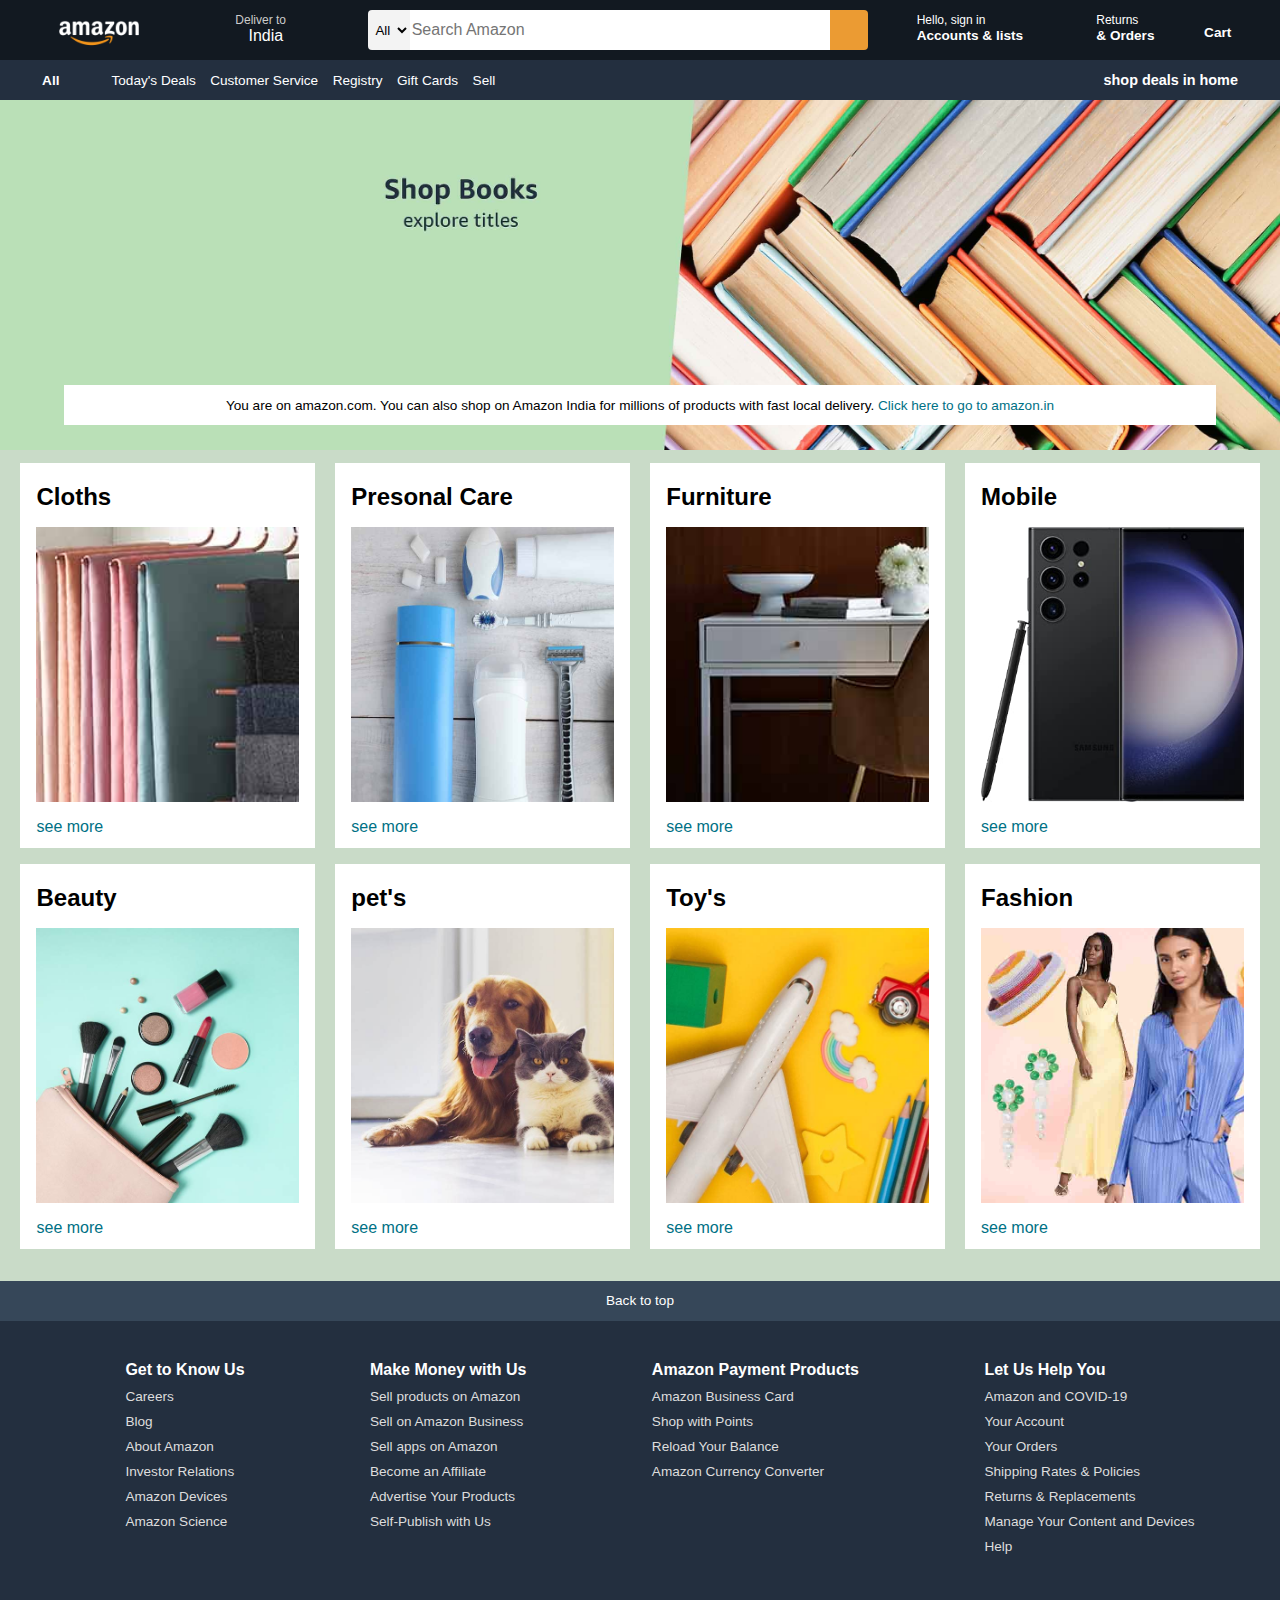
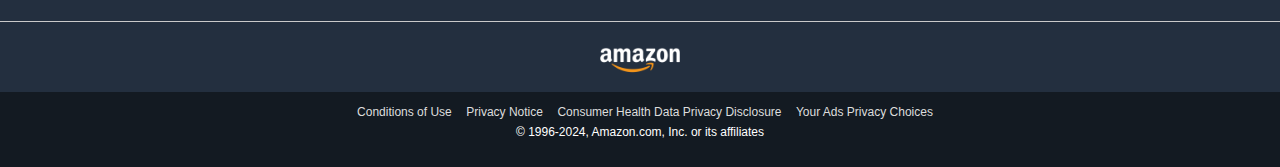
<file: projects/amazon-clone/index.html>
<!DOCTYPE html>
<html lang="en">
<head>
    <meta charset="UTF-8">
    <meta name="viewport" content="width=device-width, initial-scale=1.0">
    <title>Amazon</title>
    <link rel="stylesheet" href="https://cdnjs.cloudflare.com/ajax/libs/font-awesome/6.5.2/css/all.min.css" integrity="sha512-SnH5WK+bZxgPHs44uWIX+LLJAJ9/2PkPKZ5QiAj6Ta86w+fsb2TkcmfRyVX3pBnMFcV7oQPJkl9QevSCWr3W6A==" crossorigin="anonymous" referrerpolicy="no-referrer" />
    <link rel="stylesheet" href="style.css">
</head>
<body>
   <header>
    <div class="navbar">

      <div class="nav-logo border">
         <div class="logo"></div>
      </div>

        <!-- box 2  -->

      <div class="nav-address border ">
        <p class="Deliver">Deliver to</p>
        <div class="address-icon">
            <i class="fa-solid fa-location-dot"></i>
            <p class="India">India</p>
        </div>
      </div>

       <!-- box 3 -->

       <div class="nav-search">
        <select  class="search-select">
            <option >All</option>
        </select>
        <input type="text" placeholder="Search Amazon" class="search-input">
        <div class="search-icon">
            <i class="fa-solid fa-magnifying-glass"></i>
        </div>
       </div>

       <!-- box 4 -->

       <div class="nav-signin  border " >
        <p><span>Hello, sign in</span></p>
        <p class="signin-elmt2">Accounts & lists</p>
       </div>

       <!-- box 5 -->

       <div class="nav-return  border " >
        <p><span>Returns</span></p>
        <p class="orders" >& Orders</p>
       </div>

       <!-- box 6 -->

       <div class="nav-cart border ">
        <i class="fa-solid fa-cart-shopping"></i>
        Cart
       </div>

    </div>

    <!-- panel -->

    <div class="panel">

      <div class="panel-all">
        <i class="fa-solid fa-bars"></i>
        All
      </div>


      <div class="panel-options">
        <p>Today's Deals</p>
        <p>Customer Service</p>
        <p>Registry</p>
        <p>Gift Cards</p>
        <p>Sell</p>
      </div>

      <div class="panel-deals">
        <p>shop deals in home</p>
      </div>

    </div>

   </header>

   <!-- hero section -->
    <div class="hero-section">
      <div class="hero-msg">
        <p>You are on amazon.com. You can also shop on Amazon India for millions of products with fast local delivery. <a href="#">Click here to go to amazon.in</a></p> 
      </div>
    </div>

    <!-- shoping section -->

     <div class="shop-section">

      <div class="box1 box">
        <div class="products">
          <h2>Cloths</h2>
        <div class="box-image" style="background-image: url(resources/box1_image.jpg);"></div>
        <a href="#">see more</a>
        </div>
      </div>

      <div class="box2 box">
      <div class="products">
        <h2>Presonal Care</h2>
      <div class="box-image" style="background-image: url(resources/box2_image.jpg);"></div>
      <a href="#">see more</a>
      </div>
    </div>

      <div class="box3 box">
      <div class="products">
        <h2>Furniture</h2>
      <div class="box-image" style="background-image: url(resources/box3_image.jpg);"></div>
      <a href="#">see more</a>
        </div>
      </div>

      <div class="box4 box">
        <div class="products">
          <h2>Mobile</h2>
        <div class="box-image" style="background-image: url(resources/box4_image.jpg);"></div>
        <a href="#">see more</a>
        </div>
      </div>

      <div class="box5 box">
        <div class="products">
          <h2>Beauty </h2>
        <div class="box-image" style="background-image: url(resources/box5_image.jpg);"></div>
        <a href="#">see more</a>
        </div>
      </div>

      <div class="box6 box">
      <div class="products">
        <h2>pet's</h2>
      <div class="box-image" style="background-image: url(resources/box6_image.jpg);"></div>
      <a href="#">see more</a>
      </div>
    </div>

      <div class="box7 box">
      <div class="products">
        <h2>Toy's</h2>
      <div class="box-image" style="background-image: url(resources/box7_image.jpg);"></div>
      <a href="#">see more</a>
        </div>
      </div>

      <div class="box8 box">
        <div class="products">
          <h2>Fashion</h2>
        <div class="box-image" style="background-image: url(resources/box8_image.jpg);"></div>
        <a href="#">see more</a>
        </div>
      </div>

     </div>

     <!-- footer section -->

     <footer>
      <div class="footer-panel1">
        <p>Back to top</p>
      </div>

      <div class="footer-panel2">
        <ul>
          <p>Get to Know Us</p>
          <a>Careers</a>
          <a>Blog</a>
          <a>About Amazon</a>
          <a>Investor Relations</a>
          <a>Amazon Devices</a>
          <a>Amazon Science</a>
        </ul>
        
        <ul>
          <p>Make Money with Us</p>
          <a>Sell products on Amazon</a>
          <a>Sell on Amazon Business</a>
          <a>Sell apps on Amazon</a>
          <a>Become an Affiliate</a>
          <a>Advertise Your Products</a>
          <a>Self-Publish with Us</a>
          <aHost an Amazon Hub></a>
        </ul>

        <ul>
          <p>Amazon Payment Products</p>
          <a>Amazon Business Card</a>
          <a>Shop with Points</a>
          <a>Reload Your Balance</a>
          <a>Amazon Currency Converter</a>
        </ul>

        <ul>
          <p>Let Us Help You</p>
          <a>Amazon and COVID-19</a>
          <a>Your Account</a>
          <a>Your Orders</a>
          <a>Shipping Rates & Policies</a>
          <a>Returns & Replacements</a>
          <a>Manage Your Content and Devices</a>
          <a>Help</a>
        </ul>

      </div>

      <div class="footer-panel3">
        <div class="logo"></div>
      </div>

      <div class="footer-panel4">
        <div class="pages">
          <a>Conditions of Use</a>
          <a>Privacy Notice</a>
          <a>Consumer Health Data Privacy Disclosure</a>
          <a>Your Ads Privacy Choices</a>
        </div>
        <div class="copyright">
          <p>© 1996-2024, Amazon.com, Inc. or its affiliates</p>
        </div>
        
      </div>

     </footer>


</body>
</html>
</file>
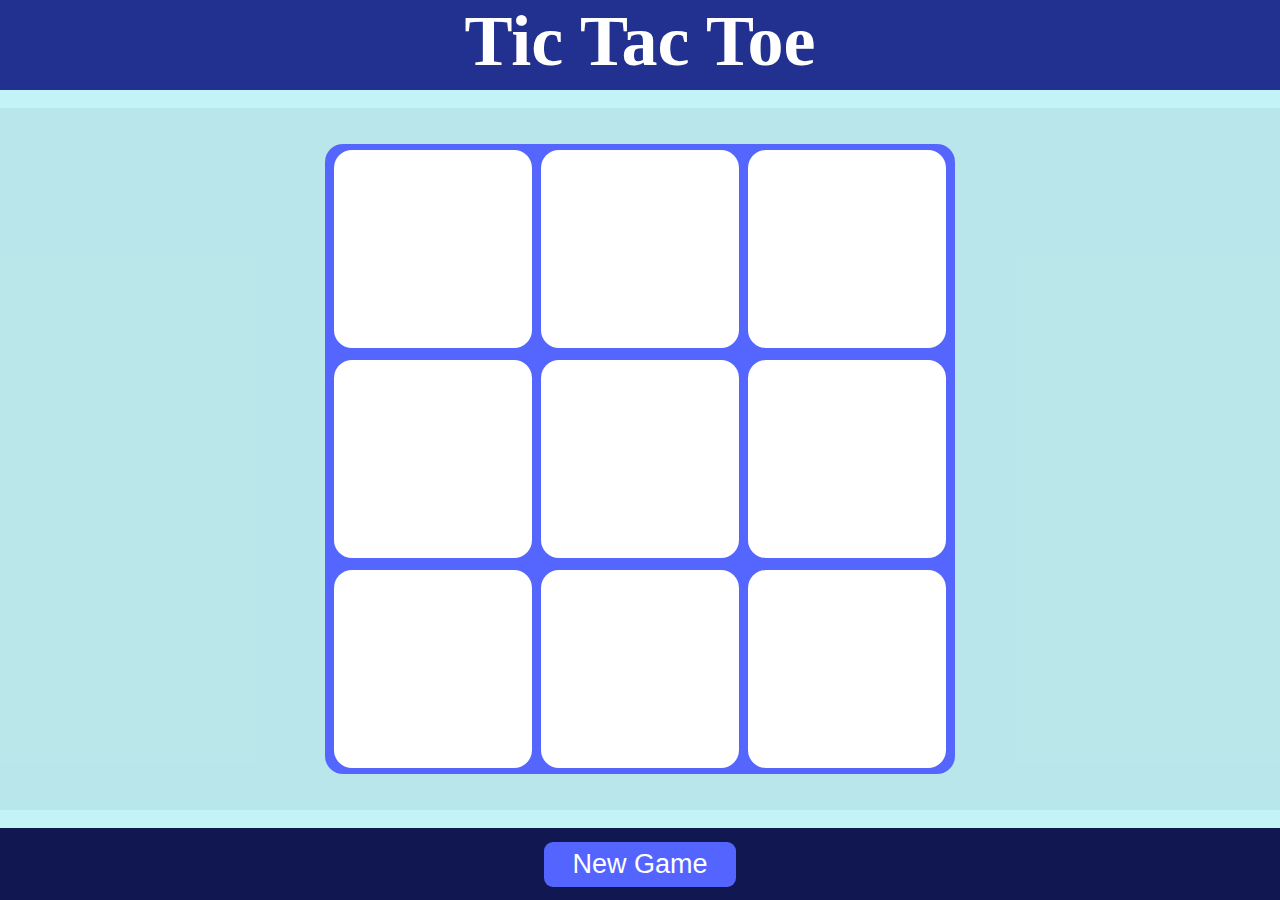
<file: projects/tic tac toe re-develope/index.html>
<!DOCTYPE html>
<html lang="en">
  <head>
    <meta charset="UTF-8" />
    <meta name="viewport" content="width=device-width, initial-scale=1.0" />
    <title>Tic Tac Toe</title>
    <link rel="stylesheet" href="style.css" />
  </head>
  <body>
    <nav id="navbar"><span id="heading">Tic Tac Toe</span></nav>
    <main>
      <div class="back-cover">
        <div id="container">
          <div id="left"></div>
          <div id="center">
            <div class="game">
                <button class="choices"></button>
                <button class="choices"></button>
                <button class="choices"></button>
                <button class="choices"></button>
                <button class="choices"></button>
                <button class="choices"></button>
                <button class="choices"></button>
                <button class="choices"></button>
                <button class="choices"></button>
            </div>
          </div>
          <div id="right"></div>
        </div>
      </div>
    </main>
    <footer id="footer"><button id="reset">New Game</button></footer>
    <script src="script.js"></script>
  </body>
</html>
</file>
<file: projects/amazon-clone/style.css>
*{
    margin: 0;
    font-family: Arial, Helvetica, sans-serif;
    border: border-box;
}

body{
    background-color:#c9dbc8;
}

.navbar{
    height: 60px;
    background-color: #121921;
    color: white;
    display: flex;
    align-items: center;
    justify-content: space-evenly;
}

.nav-logo{
    height: 50px;
    width: 113px;
}

/* box 1 */

.logo{
    background-image: url(resources/amazon_logo.png);
    background-size: cover;
    height: 50px;
    width: 100%;
}

.border{
    border: 1.5px solid transparent;
    height: 50px;
}

.border:hover{
    border: 1.5px solid white;
    height: 50px;
}

/**for box 2**/

.nav-address{
    width: 88px;
    padding-left: 9px;
    padding-right: 9px;
    margin-top:10px;
    margin-bottom: 5px;
    margin-right: 2px;
}

.address-icon{
    display: flex;
    justify-content: center;
    align-items: center
}

.Deliver{
    color: #cccccc;
    font-size: 0.75rem;
    margin-left: 15px;
    margin-top: 5px;
}

.India{
    font-size: 1rem;
    margin-left: 3px;
}

   /* for box 3 */

.nav-search{
    display: flex;
    /* width: 100%; */
    width: 500px;
    height: 40px;
    justify-content: space-evenly;
}

.nav-search:hover{
    border: 1.5px solid orange;
    border-radius: 6px;
}

.search-select{
    background-color: #f3f3f3;
    text-align: center;
    width: 50px;
    border-top-left-radius: 4px;
    border-bottom-left-radius: 4px;
    border: none;
}

.search-icon{
    width: 45px;
    display: flex;
    justify-content: center;
    align-items: center;
    font-size: 1.2rem;
    background-color: rgb(235, 155, 51);
    border-top-right-radius: 4px;
    border-bottom-right-radius: 4px;
    border: none;
    color: #0f1111;
  
}

.search-input{
    width: 100%;
    border: none;
    font-size: 1rem;
}

/* for box 4 & 5 */

span{
    font-size: 0.75rem;
   
}

.signin-elmt2{
    font-size: 0.85rem;
    font-weight: 700;
}

.nav-signin{
    width: 130px;
    margin-top:10px;
    
}


.orders{
    font-size: 0.85rem;
    font-weight: 700;
   
}

.nav-return{
     margin-top:10px;
}

.nav-cart{
    margin-top:10px;
}

/* for box 6 */

.nav-cart i {
    font-size: 30px;
}

.nav-cart{
    font-size: 0.85rem;
    font-weight: 700;
}

/* panel */

.panel{
    height: 40px;
    background-color: #232F3F;
    color: white;
    display: flex;
    align-items: center;
    justify-content: space-evenly;
}

.panel-all{
    font-size: 0.85rem;
    font-weight: 700;
}

.panel-options p {
    display: inline;
    font-size: 0.85rem;
    margin-left: 10px;
}

.panel-options{
    width: 75%;
}

.panel-deals{
    font-size: 0.9rem;
    font-weight: 700;
}

/* hero section */
.hero-section{
   height: 350px;
   background-image: url(resources/hero_image.jpg);
   background-size: cover; 
   display: flex;
   align-items: flex-end ;
   justify-content: center;
}

.hero-msg{
    background-color: white;
    color: black;
    height: 40px;
    width: 90%;
    display: flex;
    justify-content: center;
    align-items: center;
    font-size: 0.85rem;
    margin-bottom: 25px;
}

.hero-msg a {
    text-decoration: none;
    color: #007185;
}

/* shoping section */

.box {
    height: 350px;
    width:23%;
    background-color:white; 
    padding: 20px 0px 15px;
    margin-bottom: 1rem;
}

.shop-section{
    display:flex;
    flex-wrap:wrap;
    justify-content:space-evenly;
    margin-top:1%;
    
}

.box-image{
    height: 275px;
    background-size: cover;
    background-repeat: no-repeat;
    margin-top:1rem;
    margin-bottom:1rem;
}

 .products{
    margin-left:1rem;
    margin-right:1rem;
 }

.box a  {
    text-decoration: none;
    color: #007185;
} 

/* footer */

footer{
    margin-top: 1rem;
}

.footer-panel1{
    background-color:#364759;
    height: 40px;
    display: flex;
    justify-content: center;
    align-items: center;
}

.footer-panel1 p {
    color: white;
    font-size: .85rem;
}

.footer-panel2{
    background-color: #232F3F;
    color: white;
    height: 300px;
    display: flex;
    justify-content: space-evenly;
}

.footer-panel2 ul  a {
    display:block;
    font-size: 0.85rem;
    margin-top: 10px;
    color: #dddddd;
}

.footer-panel2 ul p {
    font-weight: 700;
    margin-top: 40px;
}

.footer-panel3{
    background-color: #232F3F ;
    height: 70px;
    color: white;
    border-top:0.5px solid rgb(202, 202, 202);
    display: flex;
    justify-content: center;
    align-items: center;
}

.logo{
    background-image: url(resources/amazon_logo.png);
    background-size: cover;
    height: 50px;
    width: 100px;
}

.footer-panel4{
    background-color: #131A22;
    height:75px;
    color: white;
    text-align: center  
}

.pages{
    padding-top: 10px;
}

.copyright{
    padding-top: 5px;
}

.footer-panel4 a {
    font-size: 0.75rem;
    color: #dddddd;
    margin-left: 10px;
    
}

.footer-panel4 p{
    font-size: 0.75rem;
}

@media screen and (max-width:425px) {

    .nav-address{
        
    }

    .shop-section{
         flex-direction: column;
    }

    .box{
        width: 80%;
        margin: auto;
        margin-top: 15px;
    }

    .hero-msg{
        margin-top: 10px;
        text-align: center;
        font-size: 0.6rem;
        position: relative;
        bottom: -35px;
    }

    .hero-section{
        width: 100vw;
        height: 170px;
    }

    footer{
        display: flex;
        flex-direction: column;
    }

    .footer-panel2{
        flex-direction: column;
    height: 145vh;
    }


}
</file>
<file: projects/tic tac toe re-develope/style.css>
* {
  padding: 0px;
  margin: 0px;
}

#navbar {
  height: 10vh;
  width: 100%;
  background-color: #22308f;
  text-align: center;
}

body{
  background-color: #c3f3f7;
}

#heading {
  color: white;
  margin: auto;
  font-size: 8vh;
  font-weight: 600;
}

main {
  height: 80vh;
  padding-top: 2vh;
  background-color: #c3f3f7;
}

#footer {
  height: 8vh;
  width: 100%;
  position: absolute;
  bottom: 0;
  display: flex;
  align-items: center;
  justify-content: center;
  background-color: #111750;
}

.back-cover {
  height: 78vh;
  background-color: rgba(0, 0, 0, 0.05);
}

#container {
  height: 100%;
  width: 100%;
  display: flex;
  justify-content: space-between;
  align-items: center;
}

#left {
  height: 70vh;
  position: absolute;
  left: 0;
  z-index: +10;
  background-color: #5465ff;
  border-top-right-radius: 3vh;
  border-bottom-right-radius: 3vh;
}

.left {
  width: 40vh;
  font-size: 10vh;
  display: flex;
  align-items: center;
  justify-content: center;
  text-align: center;
  color: white;
}

#center {
  margin: auto;
  height: 70vh;
  width: 70vh;
  border-radius: 2vh;
  background-color: #5566ff;
}

#right {
  height: 70vh;
  position: absolute;
  right: 0;
  z-index: +10;
  background-color: #5465ff;
  border-top-left-radius: 3vh;
  border-bottom-left-radius: 3vh;
}

.right {
  width: 40vh;
  font-size: 10vh;
  display: flex;
  align-items: center;
  justify-content: center;
  text-align: center;
  color: white;
}

.game {
  height: 100%;
  display: flex;
  flex-wrap: wrap;
  padding: 0 1vh;
  justify-content: space-between;
  align-items: center;
}

.choices {
  height: 22vh;
  width: 22vh;
  border-radius: 2vh;
  border: 0;
  font-size: 18vh;
  font-weight: 600;
  background-color: white;
  color: black;
}

#reset{
  border: 0;
  color: white;
  font-size: 3vh;
  font-weight: 500;
  border-radius: 1vh;
  height: 5vh;
  width: 15vw;
  background-color: #5465ff;
}

@media (max-width: 430px) {
  #heading {
    font-size: 12vw;
  }

  #navbar {
    height: 15vw;
  }

  main {
    height: 85vh;
    padding-top: 2vw;
    display: flex;
    flex-direction: column;
    justify-content: space-between;
  }

  #footer {
    height: 13vw;
  }

  .back-cover {
    height: 99vh;
  }

  #left {
    position: absolute;
    height: 80vh;
    z-index: +10;
  }

  .left{
    width: 65vw;
  }

  #right {
    right: 0;
    z-index: +10;
    position: absolute;
    height: 80vh;
  }

  #center {
    margin: auto;
    height: 88vw;
    width: 88vw;
  }

  .choices {
    height: 26vw;
    width: 26vw;
    font-size: 23vw;
  }

  #reset{
    width: 40vw;
    height: 4vh;
    font-size: 2vw;
  }
}
</file>
